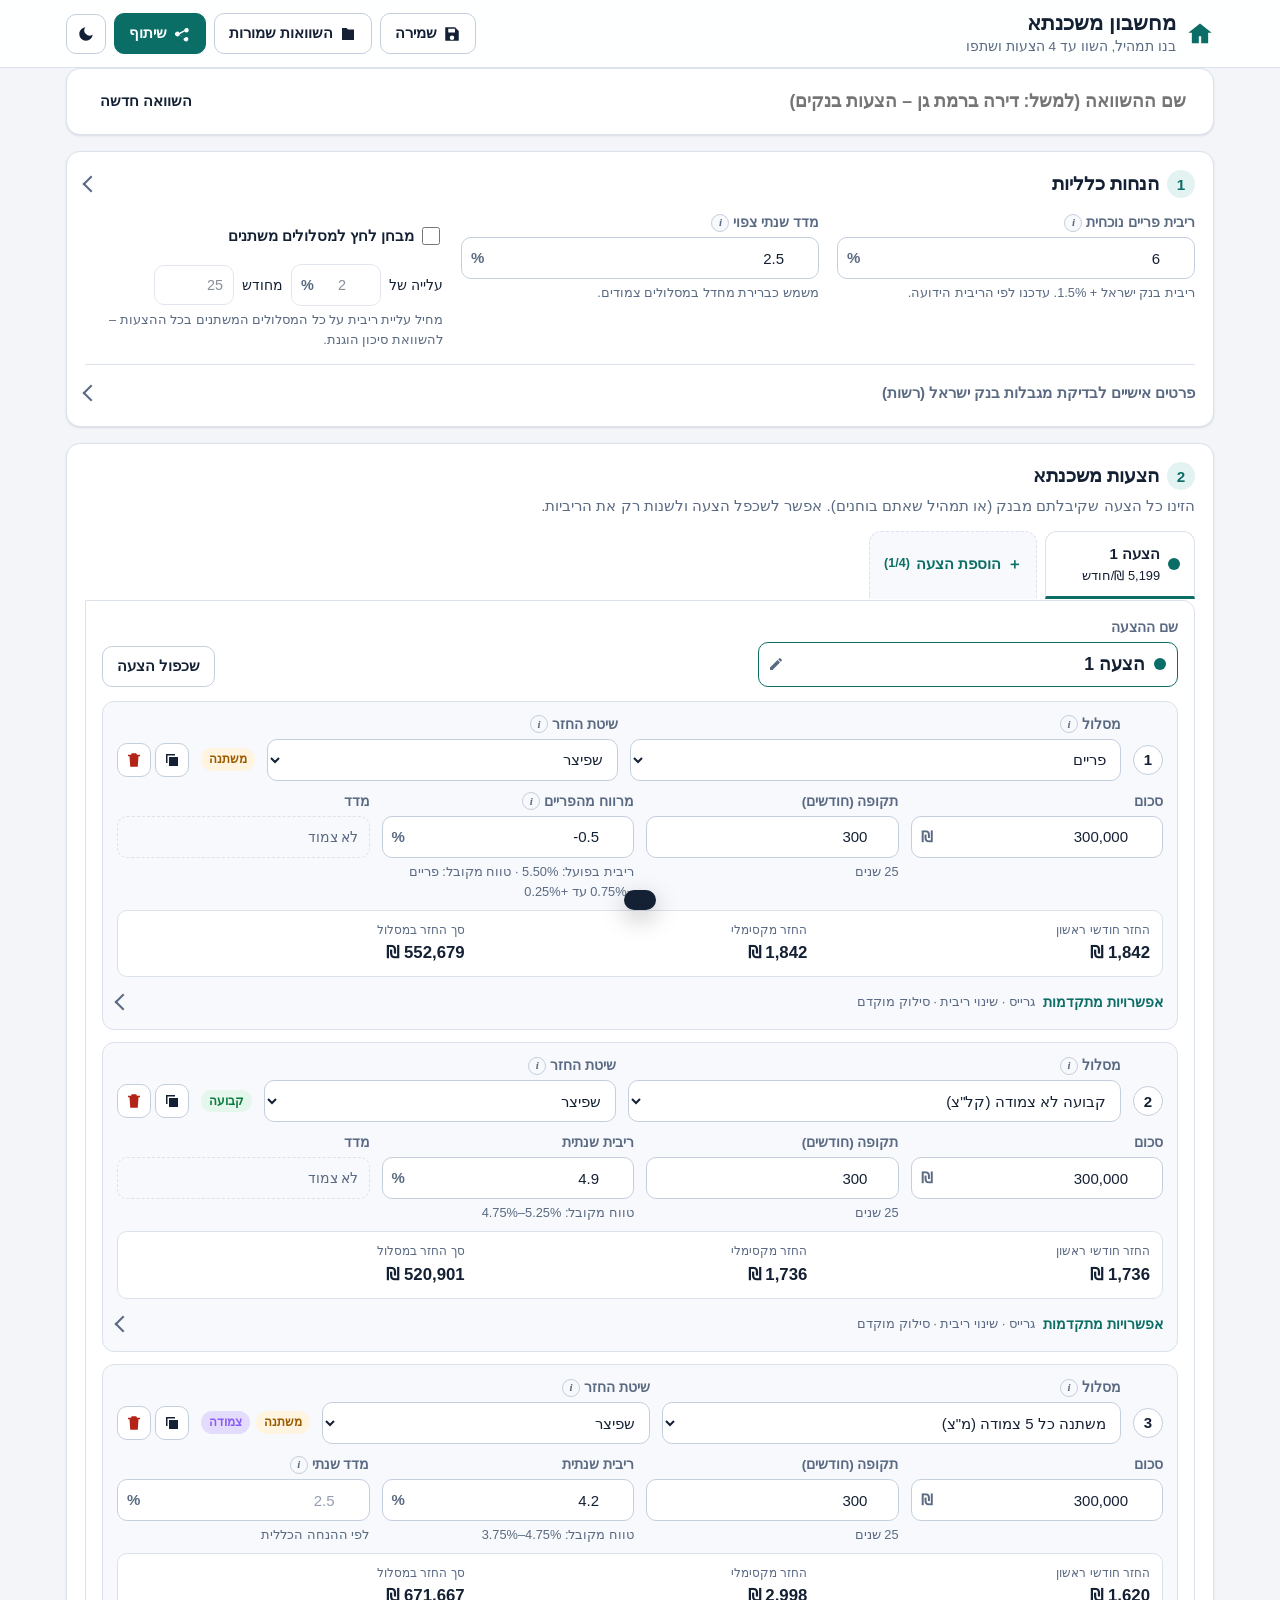
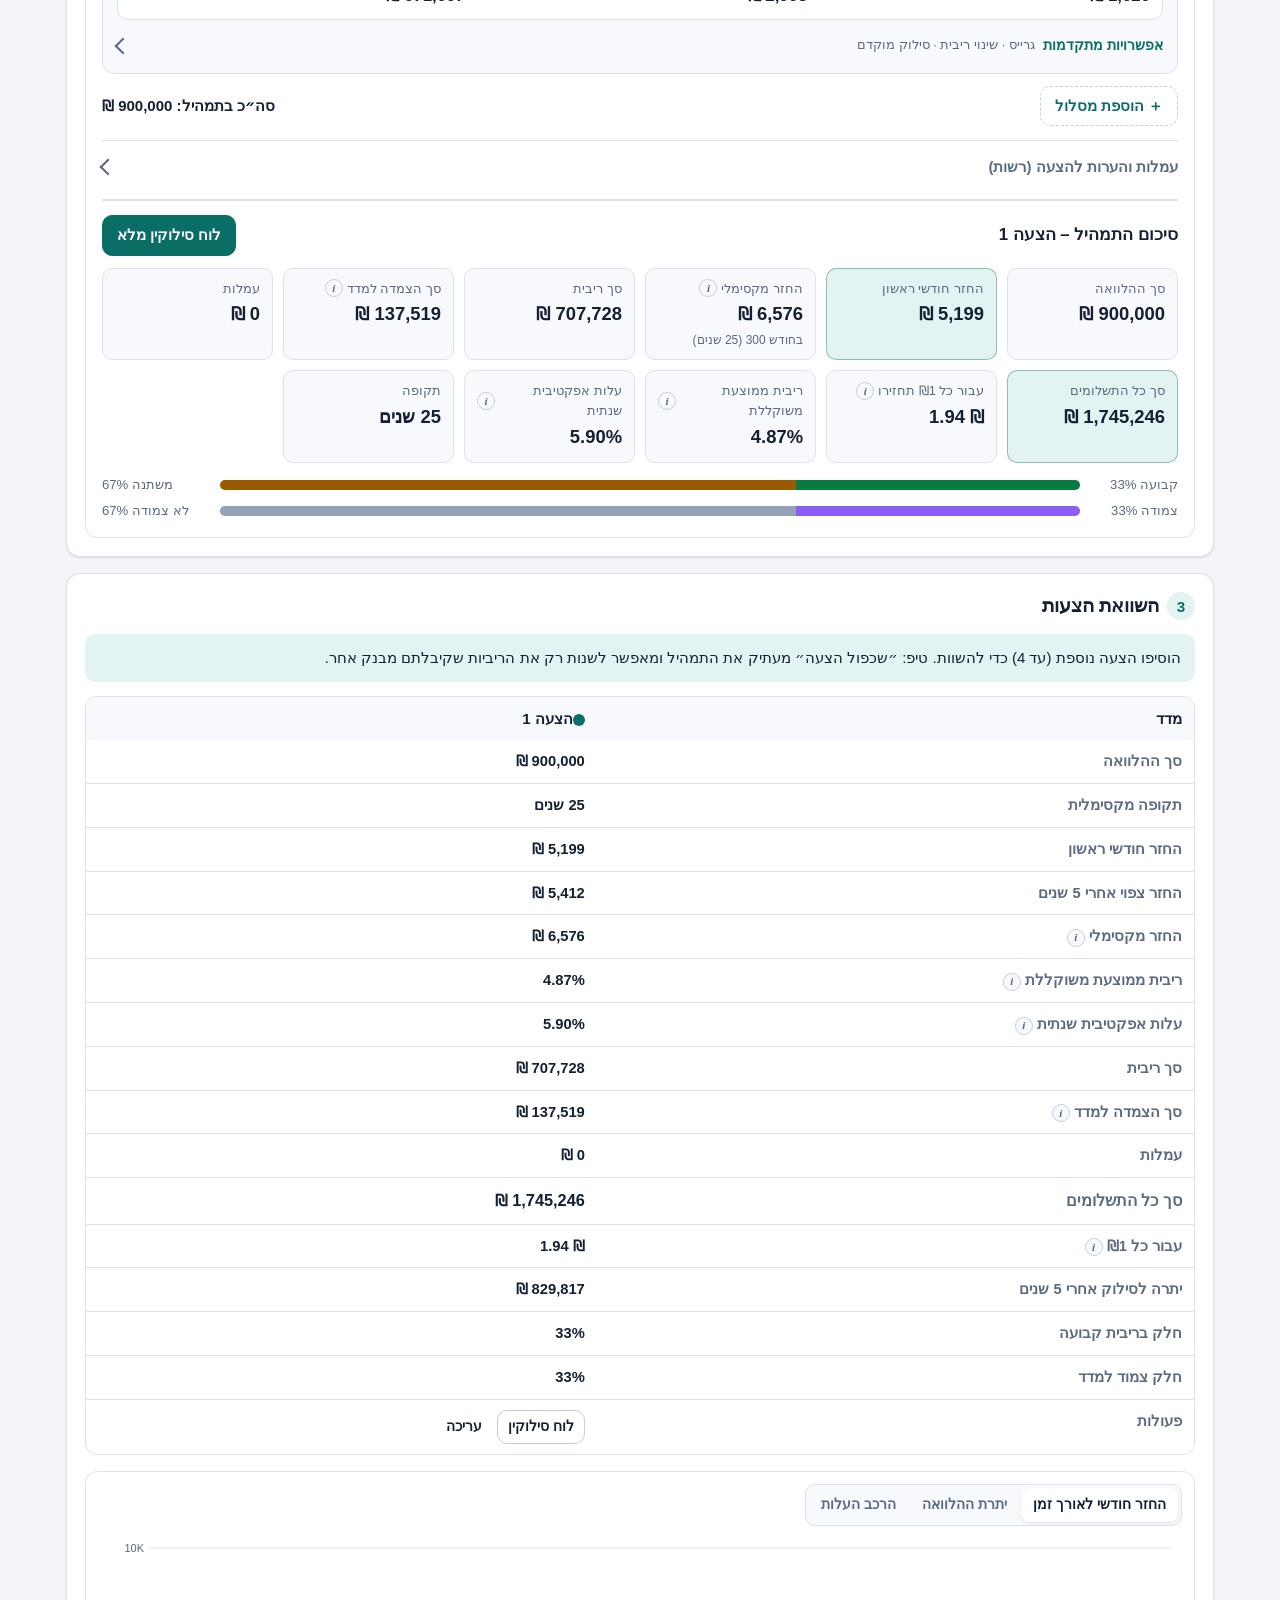
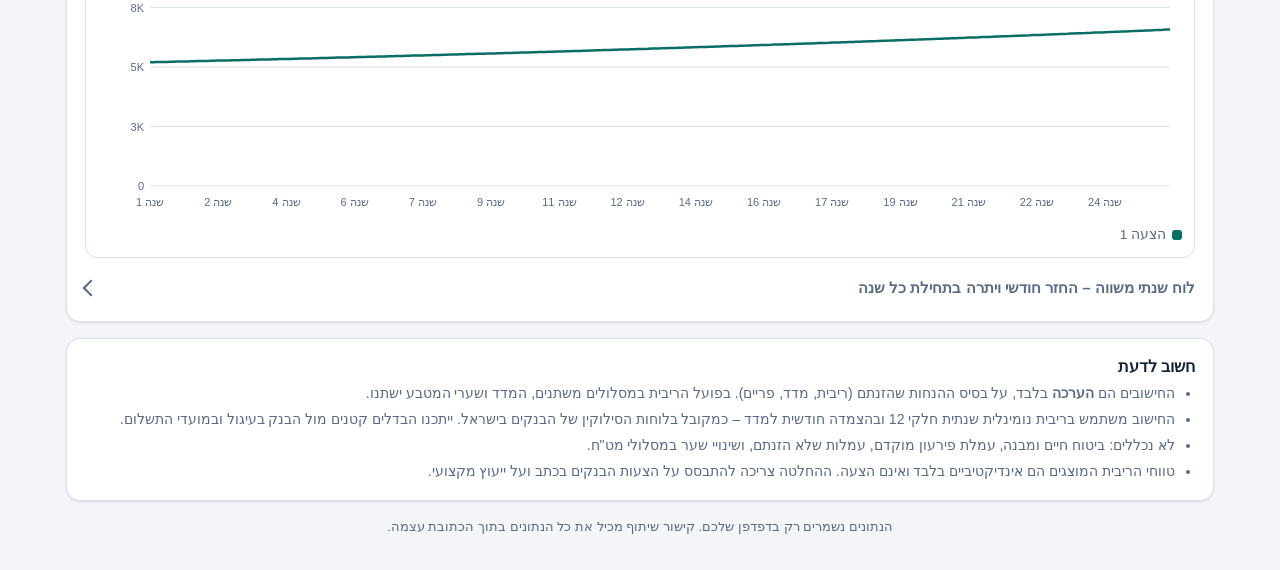
<file: index.html>
<!DOCTYPE html>
<html lang="he" dir="rtl" data-theme="light">
<head>
<meta charset="utf-8">
<meta name="viewport" content="width=device-width, initial-scale=1, viewport-fit=cover">
<title>מחשבון משכנתא – השוואת הצעות</title>
<meta name="description" content="מחשבון משכנתא מתקדם: בניית תמהיל, מסלולים צמודים ולא צמודים, פריים, גרייס, סילוק מוקדם והשוואה בין עד 4 הצעות.">
<meta name="color-scheme" content="light dark">
<script>
  // Apply theme before first paint to avoid a flash
  (function () {
    try {
      var t = localStorage.getItem('mc.theme');
      if (!t) t = matchMedia('(prefers-color-scheme: dark)').matches ? 'dark' : 'light';
      document.documentElement.setAttribute('data-theme', t);
    } catch (e) {}
  })();
</script>
<link rel="stylesheet" href="css/styles.css">
</head>
<body>
<a class="skip" href="#main">דילוג לתוכן</a>

<header class="topbar">
  <div class="topbar-inner">
    <div class="brand">
      <svg viewBox="0 0 24 24" width="28" height="28" aria-hidden="true"><path fill="currentColor" d="M12 3 2 11h3v9h6v-6h2v6h6v-9h3z"/></svg>
      <div>
        <h1>מחשבון משכנתא</h1>
        <p class="tagline">בנו תמהיל, השוו עד 4 הצעות ושתפו</p>
      </div>
    </div>
    <div class="top-actions">
      <span id="save-status" class="save-status" aria-live="polite"></span>
      <button class="btn" id="btn-save" type="button" title="שמירה במכשיר זה">
        <svg viewBox="0 0 24 24" aria-hidden="true"><path d="M5 3h11l5 5v13H3V3zm2 2v5h9V5zm5 9a3 3 0 1 0 0 6 3 3 0 0 0 0-6z"/></svg><span>שמירה</span></button>
      <button class="btn" id="btn-library" type="button" title="השוואות שמורות">
        <svg viewBox="0 0 24 24" aria-hidden="true"><path d="M4 4h6l2 2h8v14H4z"/></svg><span>השוואות שמורות</span></button>
      <button class="btn btn-primary" id="btn-share" type="button">
        <svg viewBox="0 0 24 24" aria-hidden="true"><path d="M18 16a3 3 0 0 0-2.4 1.2l-6.7-3.4a3 3 0 0 0 0-1.6l6.7-3.4A3 3 0 1 0 15 7l-6.7 3.4a3 3 0 1 0 0 3.2L15 17a3 3 0 1 0 3-1z"/></svg><span>שיתוף</span></button>
      <button class="btn btn-icon" id="btn-theme" type="button" aria-label="מעבר למצב כהה" aria-pressed="false">
        <svg class="i-moon" viewBox="0 0 24 24" aria-hidden="true"><path d="M21 12.8A9 9 0 1 1 11.2 3a7 7 0 0 0 9.8 9.8z"/></svg>
        <svg class="i-sun" viewBox="0 0 24 24" aria-hidden="true"><circle cx="12" cy="12" r="4.5"/><path d="M12 1v3M12 20v3M1 12h3M20 12h3M4.2 4.2l2.1 2.1M17.7 17.7l2.1 2.1M4.2 19.8l2.1-2.1M17.7 6.3l2.1-2.1" stroke="currentColor" stroke-width="2" fill="none"/></svg>
      </button>
    </div>
  </div>
</header>

<main id="main" class="container">
  <div id="banner" class="banner" hidden></div>

  <section class="card title-card">
    <label class="title-field">
      <span class="sr-only">שם ההשוואה</span>
      <input id="comparison-title" type="text" maxlength="80" placeholder="שם ההשוואה (למשל: דירה ברמת גן – הצעות בנקים)">
    </label>
    <div class="title-actions">
      <button class="btn btn-ghost" id="btn-new" type="button">השוואה חדשה</button>
    </div>
  </section>

  <!-- Step 1: assumptions -->
  <section class="card" aria-labelledby="assumptions-h">
    <details id="assumptions" open>
      <summary><h2 id="assumptions-h"><span class="step">1</span>הנחות כלליות</h2><span class="summary-hint" id="assumptions-hint"></span></summary>
      <div class="grid-assume">
        <div class="field">
          <label for="sc-prime">ריבית פריים נוכחית <button type="button" class="info" data-term="prime" aria-label="מה זה פריים?">i</button></label>
          <div class="input-suffix"><input id="sc-prime" data-scope="scenario" data-key="prime" inputmode="decimal" dir="ltr"><span>%</span></div>
          <small class="help">ריבית בנק ישראל + 1.5%. עדכנו לפי הריבית הידועה.</small>
        </div>
        <div class="field">
          <label for="sc-cpi">מדד שנתי צפוי <button type="button" class="info" data-term="cpi" aria-label="מה זה מדד?">i</button></label>
          <div class="input-suffix"><input id="sc-cpi" data-scope="scenario" data-key="cpi" inputmode="decimal" dir="ltr"><span>%</span></div>
          <small class="help">משמש כברירת מחדל במסלולים צמודים.</small>
        </div>
        <div class="field stress">
          <label class="check"><input type="checkbox" id="sc-stress" data-scope="scenario" data-key="stressOn"> מבחן לחץ למסלולים משתנים</label>
          <div class="stress-row">
            <span>עלייה של</span>
            <div class="input-suffix sm"><input id="sc-stress-delta" data-scope="scenario" data-key="stressDelta" inputmode="decimal" dir="ltr" aria-label="גובה עליית הריבית"><span>%</span></div>
            <span>מחודש</span>
            <input class="sm" id="sc-stress-month" data-scope="scenario" data-key="stressMonth" inputmode="numeric" dir="ltr" aria-label="חודש תחילת העלייה">
          </div>
          <small class="help">מחיל עליית ריבית על כל המסלולים המשתנים בכל ההצעות – להשוואת סיכון הוגנת.</small>
        </div>
      </div>
      <details class="sub-details" id="borrower-details">
        <summary>פרטים אישיים לבדיקת מגבלות בנק ישראל (רשות)</summary>
        <div class="grid-assume">
          <div class="field">
            <label for="b-income">הכנסה חודשית פנויה (נטו)</label>
            <div class="input-suffix"><input id="b-income" data-scope="borrower" data-key="income" inputmode="numeric" dir="ltr" data-money><span>₪</span></div>
          </div>
          <div class="field">
            <label for="b-value">שווי הנכס</label>
            <div class="input-suffix"><input id="b-value" data-scope="borrower" data-key="propertyValue" inputmode="numeric" dir="ltr" data-money><span>₪</span></div>
          </div>
          <div class="field">
            <label for="b-type">סוג הרכישה <button type="button" class="info" data-term="ltv" aria-label="מה זה שיעור מימון?">i</button></label>
            <select id="b-type" data-scope="borrower" data-key="propertyType"></select>
          </div>
        </div>
      </details>
    </details>
  </section>

  <!-- Step 2: offers -->
  <section class="card" aria-labelledby="offers-h">
    <div class="section-head">
      <h2 id="offers-h"><span class="step">2</span>הצעות משכנתא</h2>
      <p class="muted">הזינו כל הצעה שקיבלתם מבנק (או תמהיל שאתם בוחנים). אפשר לשכפל הצעה ולשנות רק את הריביות.</p>
    </div>
    <div class="offer-tabs" role="tablist" id="offer-tabs" aria-label="הצעות"></div>
    <div id="offer-panel" role="tabpanel"></div>
  </section>

  <!-- Step 3: comparison -->
  <section class="card" aria-labelledby="compare-h" id="compare-section">
    <div class="section-head">
      <h2 id="compare-h"><span class="step">3</span>השוואת הצעות</h2>
    </div>
    <div id="compare"></div>
  </section>

  <section class="card disclaimer">
    <h2>חשוב לדעת</h2>
    <ul>
      <li>החישובים הם <strong>הערכה</strong> בלבד, על בסיס ההנחות שהזנתם (ריבית, מדד, פריים). בפועל הריבית במסלולים משתנים, המדד ושערי המטבע ישתנו.</li>
      <li>החישוב משתמש בריבית נומינלית שנתית חלקי 12 ובהצמדה חודשית למדד – כמקובל בלוחות הסילוקין של הבנקים בישראל. ייתכנו הבדלים קטנים מול הבנק בעיגול ובמועדי התשלום.</li>
      <li>לא נכללים: ביטוח חיים ומבנה, עמלת פירעון מוקדם, עמלות שלא הזנתם, ושינויי שער במסלולי מט"ח.</li>
      <li>טווחי הריבית המוצגים הם אינדיקטיביים בלבד ואינם הצעה. ההחלטה צריכה להתבסס על הצעות הבנקים בכתב ועל ייעוץ מקצועי.</li>
    </ul>
  </section>
</main>

<footer class="footer container">
  <span>הנתונים נשמרים רק בדפדפן שלכם. קישור שיתוף מכיל את כל הנתונים בתוך הכתובת עצמה.</span>
</footer>

<!-- Amortization dialog -->
<dialog id="schedule-dialog" aria-labelledby="schedule-title">
  <div class="dialog-head">
    <h2 id="schedule-title">לוח סילוקין</h2>
    <button class="btn btn-icon" type="button" data-close aria-label="סגירה">✕</button>
  </div>
  <div class="dialog-tools">
    <div class="seg" role="group" aria-label="תצוגה">
      <button type="button" data-view="yearly" aria-pressed="true">שנתי</button>
      <button type="button" data-view="monthly" aria-pressed="false">חודשי</button>
    </div>
    <label class="inline">מסלול:
      <select id="schedule-track"></select>
    </label>
    <span class="spacer"></span>
    <button class="btn" type="button" id="btn-csv">ייצוא ל-Excel (CSV)</button>
    <button class="btn" type="button" id="btn-print">הדפסה</button>
  </div>
  <div id="schedule-summary" class="schedule-summary"></div>
  <div class="table-wrap" id="schedule-table"></div>
</dialog>

<!-- Library dialog -->
<dialog id="library-dialog" aria-labelledby="library-title">
  <div class="dialog-head">
    <h2 id="library-title">השוואות שמורות</h2>
    <button class="btn btn-icon" type="button" data-close aria-label="סגירה">✕</button>
  </div>
  <div id="library-list"></div>
</dialog>

<!-- Share dialog -->
<dialog id="share-dialog" aria-labelledby="share-title">
  <div class="dialog-head">
    <h2 id="share-title">שיתוף ההשוואה</h2>
    <button class="btn btn-icon" type="button" data-close aria-label="סגירה">✕</button>
  </div>
  <p class="muted">כל מי שיפתח את הקישור יראה את כל ההצעות, ההנחות והחישובים בדיוק כפי שהם עכשיו, ויוכל לערוך ולשמור עותק משלו.</p>
  <div class="share-row">
    <input id="share-url" type="text" readonly dir="ltr" aria-label="קישור לשיתוף">
    <button class="btn btn-primary" type="button" id="btn-copy">העתקה</button>
  </div>
  <div class="share-row">
    <a class="btn" id="share-whatsapp" target="_blank" rel="noopener">שליחה בוואטסאפ</a>
    <a class="btn" id="share-email">שליחה במייל</a>
    <button class="btn" type="button" id="btn-native-share" hidden>שיתוף…</button>
  </div>
</dialog>

<!-- Glossary popover -->
<div id="popover" class="popover" role="tooltip" hidden></div>
<div id="toast" class="toast" role="status" aria-live="polite"></div>

<script src="js/data.js"></script>
<script src="js/engine.js"></script>
<script src="js/share.js"></script>
<script src="js/charts.js"></script>
<script src="js/app.js"></script>
</body>
</html>
</file>
<file: css/styles.css>
/* ===== Theme tokens ===== */
:root {
  --bg: #f3f5f9;
  --surface: #ffffff;
  --surface-2: #f7f9fc;
  --ink: #142033;
  --muted: #5a6a82;
  --line: #dbe2ec;
  --line-strong: #c4cfde;
  --accent: #0b6e66;
  --accent-ink: #ffffff;
  --accent-soft: #e3f3f1;
  --focus: #2563eb;
  --danger: #b42318;
  --danger-soft: #fdecea;
  --warn: #9a5b00;
  --warn-soft: #fff4e0;
  --good: #0b7a3e;
  --good-soft: #e5f6ec;
  --c1: #0b6e66;
  --c2: #c2410c;
  --c3: #4f46e5;
  --c4: #be185d;
  --p-principal: #94a3b8;
  --p-interest: #f59e0b;
  --p-index: #8b5cf6;
  --p-fees: #ef4444;
  --shadow: 0 1px 2px rgba(16, 24, 40, .05), 0 1px 3px rgba(16, 24, 40, .06);
  --radius: 14px;
  color-scheme: light;
}
[data-theme="dark"] {
  --bg: #0d1420;
  --surface: #151f2e;
  --surface-2: #1b2738;
  --ink: #e6ecf5;
  --muted: #9aabc4;
  --line: #2a3a52;
  --line-strong: #3a4d69;
  --accent: #2dd4bf;
  --accent-ink: #062a26;
  --accent-soft: #123532;
  --focus: #7aa2ff;
  --danger: #ff8a80;
  --danger-soft: #3a1d1d;
  --warn: #fbbf24;
  --warn-soft: #3a2e12;
  --good: #4ade80;
  --good-soft: #14321f;
  --c1: #2dd4bf;
  --c2: #fb923c;
  --c3: #a5b4fc;
  --c4: #f472b6;
  --p-principal: #64748b;
  --p-interest: #fbbf24;
  --p-index: #a78bfa;
  --p-fees: #f87171;
  --shadow: 0 1px 2px rgba(0, 0, 0, .4);
  color-scheme: dark;
}

/* ===== Base ===== */
* { box-sizing: border-box; }
html { -webkit-text-size-adjust: 100%; }
body {
  margin: 0;
  background: var(--bg);
  color: var(--ink);
  font: 400 15px/1.55 "Assistant", "Heebo", "Rubik", "Segoe UI", "Arial Hebrew", Arial, sans-serif;
  transition: background-color .2s, color .2s;
}
h1, h2, h3 { margin: 0; line-height: 1.25; }
h2 { font-size: 1.2rem; display: flex; align-items: center; gap: .5rem; }
h3 { font-size: 1.05rem; }
button, input, select { font: inherit; color: inherit; }
a { color: var(--accent); }
.container { max-width: 1180px; margin: 0 auto; padding: 0 16px; }
.sr-only { position: absolute !important; width: 1px; height: 1px; overflow: hidden; clip: rect(0 0 0 0); white-space: nowrap; }
.skip { position: absolute; inset-inline-start: 8px; top: -60px; background: var(--accent); color: var(--accent-ink); padding: 8px 12px; border-radius: 8px; z-index: 100; }
.skip:focus { top: 8px; }
.muted { color: var(--muted); margin: .25rem 0 0; }
.small { font-size: .875rem; }
.num { font-variant-numeric: tabular-nums; white-space: nowrap; }
:focus-visible { outline: 3px solid var(--focus); outline-offset: 2px; border-radius: 6px; }

/* ===== Top bar ===== */
.topbar { position: sticky; top: 0; z-index: 20; background: color-mix(in srgb, var(--surface) 92%, transparent); backdrop-filter: blur(8px); border-bottom: 1px solid var(--line); }
.topbar-inner { max-width: 1180px; margin: 0 auto; padding: 10px 16px; display: flex; align-items: center; justify-content: space-between; gap: 12px; flex-wrap: wrap; }
.brand { display: flex; align-items: center; gap: 10px; color: var(--accent); }
.brand h1 { font-size: 1.3rem; color: var(--ink); }
.tagline { margin: 0; font-size: .85rem; color: var(--muted); }
.top-actions { display: flex; align-items: center; gap: 8px; flex-wrap: wrap; }
.save-status { font-size: .85rem; color: var(--muted); }

/* ===== Buttons ===== */
.btn {
  display: inline-flex; align-items: center; justify-content: center; gap: 6px;
  min-height: 40px; padding: 8px 14px; border-radius: 10px;
  border: 1px solid var(--line-strong); background: var(--surface); color: var(--ink);
  cursor: pointer; text-decoration: none; font-weight: 600; font-size: .92rem; white-space: nowrap;
  transition: background-color .15s, border-color .15s;
}
.btn:hover { background: var(--surface-2); border-color: var(--muted); }
.btn svg { width: 18px; height: 18px; fill: currentColor; }
.btn-primary { background: var(--accent); color: var(--accent-ink); border-color: var(--accent); }
.btn-primary:hover { background: color-mix(in srgb, var(--accent) 85%, #000); border-color: transparent; }
.btn-ghost { background: transparent; border-color: transparent; }
.btn-icon { min-width: 40px; padding: 8px; }
.btn.sm { min-height: 34px; padding: 5px 10px; font-size: .85rem; }
.btn-icon.sm { min-width: 34px; padding: 6px; }
.btn.danger { color: var(--danger); }
.btn.danger:hover { background: var(--danger-soft); }
.btn-add { border-style: dashed; color: var(--accent); }
.btn:disabled { opacity: .5; cursor: not-allowed; }
.link { background: none; border: 0; color: var(--accent); text-decoration: underline; cursor: pointer; font-weight: 700; padding: 0 4px; }
#btn-theme .i-sun { display: none; }
[data-theme="dark"] #btn-theme .i-sun { display: block; fill: currentColor; }
[data-theme="dark"] #btn-theme .i-moon { display: none; }

/* ===== Cards & sections ===== */
main { padding-top: 16px; padding-bottom: 24px; }
.card { background: var(--surface); border: 1px solid var(--line); border-radius: var(--radius); padding: 18px; margin-bottom: 16px; box-shadow: var(--shadow); }
.section-head { margin-bottom: 14px; }
.step { display: inline-grid; place-items: center; width: 28px; height: 28px; border-radius: 50%; background: var(--accent-soft); color: var(--accent); font-size: .95rem; font-weight: 800; flex: none; }
.title-card { display: flex; gap: 12px; align-items: center; padding: 12px 18px; }
.title-field { flex: 1; }
.title-field input { width: 100%; border: 1px solid transparent; background: transparent; font-size: 1.1rem; font-weight: 700; padding: 6px 8px; border-radius: 8px; }
.title-field input:hover, .title-field input:focus { border-color: var(--line-strong); background: var(--surface-2); }

details > summary { cursor: pointer; list-style: none; }
details > summary::-webkit-details-marker { display: none; }
#assumptions > summary { display: flex; align-items: center; justify-content: space-between; gap: 12px; flex-wrap: wrap; }
#assumptions > summary::after, .adv > summary::after, .fees > summary::after, .sub-details > summary::after, .yearly > summary::after {
  content: ""; width: 10px; height: 10px; border-inline-end: 2px solid var(--muted); border-bottom: 2px solid var(--muted); transform: rotate(45deg); transition: transform .2s; margin-inline-start: auto; flex: none;
}
details[open] > summary::after { transform: rotate(-135deg); }
.summary-hint { color: var(--muted); font-size: .9rem; }
details[open] > summary .summary-hint { display: none; }
.sub-details { margin-top: 14px; border-top: 1px solid var(--line); padding-top: 12px; }
.sub-details > summary, .fees > summary, .yearly > summary { display: flex; align-items: center; gap: 8px; font-weight: 600; color: var(--muted); padding: 4px 0; }

/* ===== Form fields ===== */
.grid-assume { display: grid; grid-template-columns: repeat(auto-fit, minmax(220px, 1fr)); gap: 14px 18px; margin-top: 14px; }
.field { display: flex; flex-direction: column; gap: 4px; min-width: 0; }
.field.wide { grid-column: 1 / -1; }
.field label, .label-like { font-size: .85rem; font-weight: 600; color: var(--muted); display: flex; align-items: center; gap: 4px; }
.field input, .field select, input.sm {
  width: 100%; min-height: 42px; padding: 8px 10px; border: 1px solid var(--line-strong); border-radius: 10px; background: var(--surface); color: var(--ink);
  transition: border-color .15s, box-shadow .15s;
}
.field input:hover, .field select:hover { border-color: var(--muted); }
.field input:focus, .field select:focus, input.sm:focus { outline: none; border-color: var(--focus); box-shadow: 0 0 0 3px color-mix(in srgb, var(--focus) 25%, transparent); }
.field input[dir="ltr"] { text-align: right; }
.field input::placeholder { color: color-mix(in srgb, var(--muted) 65%, transparent); }
.field input[aria-invalid="true"] { border-color: var(--danger); background: var(--danger-soft); }
.field input.soft { border-color: var(--warn); }
.input-suffix { position: relative; display: flex; }
.input-suffix input { padding-inline-end: 34px; }
.input-suffix > span { position: absolute; inset-inline-end: 10px; top: 50%; transform: translateY(-50%); color: var(--muted); pointer-events: none; font-weight: 600; }
.input-suffix.sm { width: 90px; }
input.sm { width: 80px; min-height: 38px; }
.help { color: var(--muted); font-size: .8rem; min-height: 1em; }
.err { color: var(--danger); font-size: .8rem; font-weight: 600; }
.err:empty { display: none; }
.err.soft { color: var(--warn); font-weight: 500; }
.warn-text { color: var(--warn); }
.check { display: flex !important; align-items: center; gap: 8px; color: var(--ink) !important; font-size: .92rem !important; cursor: pointer; }
.check input { width: 18px; height: 18px; accent-color: var(--accent); }
.stress-row { display: flex; align-items: center; gap: 8px; flex-wrap: wrap; font-size: .9rem; }
.stress-row input:disabled { opacity: .5; }
.info {
  display: inline-grid; place-items: center; width: 18px; height: 18px; border-radius: 50%; padding: 0;
  border: 1px solid var(--line-strong); background: var(--surface-2); color: var(--muted);
  font: italic 700 11px/1 Georgia, serif; cursor: help; flex: none;
}
.info:hover { background: var(--accent-soft); color: var(--accent); border-color: var(--accent); }
.na { min-height: 42px; display: flex; align-items: center; color: var(--muted); font-size: .9rem; }
.inline { display: inline-flex; align-items: center; gap: 6px; font-size: .9rem; }
.inline select { min-height: 36px; border-radius: 8px; border: 1px solid var(--line-strong); background: var(--surface); padding: 4px 8px; }

/* ===== Offer tabs ===== */
.offer-tabs { display: flex; gap: 8px; overflow-x: auto; padding-bottom: 2px; margin-bottom: -1px; scrollbar-width: thin; }
.offer-tab {
  --c: var(--c1);
  display: grid; grid-template-columns: auto 1fr; grid-template-rows: auto auto; column-gap: 8px; align-items: center; text-align: start;
  min-width: 150px; padding: 10px 14px; border: 1px solid var(--line); border-bottom: 3px solid transparent; border-radius: 12px 12px 0 0;
  background: var(--surface-2); cursor: pointer; color: var(--muted);
}
.offer-tab .dot { grid-row: 1 / 3; }
.offer-tab .tab-name { font-weight: 700; color: var(--ink); white-space: nowrap; overflow: hidden; text-overflow: ellipsis; max-width: 180px; }
.offer-tab .tab-sub { font-size: .8rem; }
.offer-tab[aria-selected="true"] { background: var(--surface); border-color: var(--line); border-bottom-color: var(--c); color: var(--ink); }
.offer-tab.add { display: flex; align-items: center; gap: 6px; border-style: dashed; color: var(--accent); font-weight: 700; min-width: auto; }
.c1 { --c: var(--c1); } .c2 { --c: var(--c2); } .c3 { --c: var(--c3); } .c4 { --c: var(--c4); }
.dot { display: inline-block; width: 12px; height: 12px; border-radius: 50%; background: var(--c, var(--c1)); flex: none; vertical-align: middle; }
#offer-panel { border: 1px solid var(--line); border-radius: 0 12px 12px 12px; padding: 16px; background: var(--surface); }

.offer-head { display: flex; align-items: flex-end; justify-content: space-between; gap: 12px; flex-wrap: wrap; margin-bottom: 14px; }
.offer-name-field { flex: 1; max-width: 420px; }
.name-wrap { position: relative; display: flex; align-items: center; }
.name-wrap .dot { position: absolute; inset-inline-start: 12px; }
.name-wrap input { padding-inline-start: 32px !important; padding-inline-end: 34px !important; font-size: 1.1rem; font-weight: 700; border-color: var(--c) !important; }
.name-wrap .pencil { position: absolute; inset-inline-end: 10px; width: 16px; height: 16px; fill: var(--muted); pointer-events: none; }
.offer-actions { display: flex; gap: 8px; flex-wrap: wrap; }

/* ===== Tracks ===== */
.tracks { display: flex; flex-direction: column; gap: 12px; }
.track { border: 1px solid var(--line); border-radius: 12px; padding: 12px 14px; background: var(--surface-2); }
.track.invalid { border-style: dashed; }
.track-head { display: grid; grid-template-columns: auto minmax(180px, 1.4fr) minmax(130px, 1fr) auto auto; gap: 10px 12px; align-items: end; }
.track-num { width: 30px; height: 30px; display: grid; place-items: center; border-radius: 50%; background: var(--surface); border: 1px solid var(--line-strong); font-weight: 800; margin-bottom: 6px; }
.track-tags { display: flex; gap: 6px; margin-bottom: 10px; }
.tag { font-size: .75rem; font-weight: 700; padding: 2px 8px; border-radius: 99px; }
.tag.fixed { background: var(--good-soft); color: var(--good); }
.tag.var { background: var(--warn-soft); color: var(--warn); }
.tag.linked { background: color-mix(in srgb, var(--p-index) 18%, transparent); color: var(--p-index); }
.track-actions { display: flex; gap: 4px; margin-bottom: 4px; }
.track-grid { display: grid; grid-template-columns: repeat(4, minmax(0, 1fr)); gap: 10px 12px; margin-top: 10px; }
.muted-field .na { border: 1px dashed var(--line); border-radius: 10px; padding: 0 10px; }
.track-result { display: grid; grid-template-columns: repeat(3, 1fr); gap: 8px; margin-top: 8px; padding: 10px 12px; background: var(--surface); border: 1px solid var(--line); border-radius: 10px; }
.track-result div { display: flex; flex-direction: column; }
.track-result span { font-size: .78rem; color: var(--muted); }
.track-result strong { font-size: 1.05rem; }
.adv { margin-top: 10px; }
.adv > summary { display: flex; align-items: center; gap: 8px; font-weight: 600; font-size: .9rem; color: var(--accent); padding: 4px 0; }
.adv-count { color: var(--muted); font-weight: 400; font-size: .82rem; }
.adv-grid { display: grid; grid-template-columns: repeat(3, minmax(0, 1fr)); gap: 12px; margin-top: 8px; }
.adv-grid fieldset { border: 1px solid var(--line); border-radius: 10px; padding: 8px 12px 10px; margin: 0; display: flex; flex-direction: column; gap: 8px; background: var(--surface); min-width: 0; }
.adv-grid legend { font-weight: 700; font-size: .9rem; padding: 0 6px; display: flex; align-items: center; gap: 4px; }
.tracks-foot { display: flex; align-items: center; justify-content: space-between; gap: 12px; margin-top: 12px; flex-wrap: wrap; }
.mix-total { font-weight: 700; }
.fees { margin-top: 14px; border-top: 1px solid var(--line); padding-top: 10px; }

/* ===== Summary ===== */
.offer-summary { margin-top: 16px; border-top: 2px solid var(--c, var(--line)); padding-top: 14px; }
.summary-head { display: flex; align-items: center; justify-content: space-between; gap: 12px; flex-wrap: wrap; margin-bottom: 12px; }
.summary-grid { display: grid; grid-template-columns: repeat(auto-fill, minmax(165px, 1fr)); gap: 10px; }
.sum-item { background: var(--surface-2); border: 1px solid var(--line); border-radius: 10px; padding: 10px 12px; display: flex; flex-direction: column; gap: 2px; }
.sum-item.strong { background: var(--accent-soft); border-color: color-mix(in srgb, var(--accent) 40%, transparent); }
.sum-label { font-size: .8rem; color: var(--muted); display: flex; align-items: center; gap: 4px; }
.sum-val { font-size: 1.15rem; font-weight: 800; }
.sum-sub { font-size: .75rem; color: var(--muted); }
.composition { margin-top: 12px; display: flex; flex-direction: column; gap: 6px; font-size: .82rem; color: var(--muted); }
.comp-row { display: grid; grid-template-columns: 90px 1fr 110px; gap: 8px; align-items: center; }
.comp-row span:last-child { text-align: end; }
.comp-bar { display: flex; height: 10px; border-radius: 99px; overflow: hidden; background: var(--line); }
.cf { background: var(--good); } .cv { background: var(--warn); } .cl { background: var(--p-index); } .cu { background: var(--p-principal); }
.warnings, .notes { margin: 12px 0 0; padding: 0; list-style: none; display: flex; flex-direction: column; gap: 6px; }
.warnings li { background: var(--warn-soft); color: var(--ink); border-inline-start: 4px solid var(--warn); padding: 8px 12px; border-radius: 8px; font-size: .9rem; }
.notes li { background: var(--surface-2); border-inline-start: 4px solid var(--line-strong); padding: 8px 12px; border-radius: 8px; font-size: .88rem; color: var(--muted); }
.empty { color: var(--muted); text-align: center; padding: 18px; background: var(--surface-2); border-radius: 10px; margin: 0; }
.callout { background: var(--accent-soft); border-radius: 10px; padding: 12px 14px; margin-bottom: 14px; }

/* ===== Comparison ===== */
.insights { display: grid; grid-template-columns: repeat(auto-fit, minmax(220px, 1fr)); gap: 10px; margin-bottom: 4px; }
.insight { border: 1px solid var(--line); border-top: 4px solid var(--c); border-radius: 12px; padding: 12px 14px; display: flex; flex-direction: column; gap: 4px; background: var(--surface-2); }
.ins-title { font-size: .8rem; color: var(--muted); font-weight: 600; }
.insight strong { font-size: 1.1rem; display: flex; align-items: center; gap: 6px; }
.ins-sub { font-size: .85rem; color: var(--good); font-weight: 600; }
.table-wrap { overflow-x: auto; border: 1px solid var(--line); border-radius: 12px; margin-top: 14px; -webkit-overflow-scrolling: touch; }
.compare-table, .data-table { width: 100%; border-collapse: collapse; font-size: .92rem; }
.compare-table th, .compare-table td, .data-table th, .data-table td { padding: 10px 12px; border-bottom: 1px solid var(--line); text-align: start; vertical-align: top; }
.compare-table thead th { position: sticky; top: 0; background: var(--surface-2); font-size: .95rem; border-bottom: 2px solid var(--c, var(--line)); white-space: nowrap; }
.compare-table tbody th { font-weight: 600; color: var(--muted); white-space: nowrap; position: sticky; inset-inline-start: 0; background: var(--surface); z-index: 1; }
.compare-table thead th:first-child { inset-inline-start: 0; z-index: 2; position: sticky; }
.compare-table td { min-width: 150px; font-weight: 600; }
.compare-table tr:last-child th, .compare-table tr:last-child td { border-bottom: 0; }
.compare-table td.best { background: var(--good-soft); }
.compare-table .key-row th, .compare-table .key-row td { font-size: 1.02rem; }
.compare-table .key-row td { font-weight: 800; }
.badge { display: inline-block; margin-inline-start: 6px; font-size: .7rem; font-weight: 700; color: var(--good); border: 1px solid currentColor; padding: 0 6px; border-radius: 99px; vertical-align: middle; }
.diff { display: block; color: var(--muted); font-weight: 500; font-size: .78rem; }
.chart-card { margin-top: 16px; border: 1px solid var(--line); border-radius: 12px; padding: 12px; }
.seg { display: inline-flex; background: var(--surface-2); border: 1px solid var(--line); border-radius: 10px; padding: 3px; gap: 2px; flex-wrap: wrap; }
.seg button { border: 0; background: transparent; padding: 6px 12px; border-radius: 8px; cursor: pointer; font-weight: 600; font-size: .88rem; color: var(--muted); min-height: 34px; }
.seg button[aria-selected="true"], .seg button[aria-pressed="true"] { background: var(--surface); color: var(--ink); box-shadow: var(--shadow); }
.chart { margin-top: 10px; min-height: 120px; }
.chart svg { display: block; overflow: visible; }
.chart .axis text { fill: var(--muted); font-size: 11px; font-family: inherit; }
.chart .grid { stroke: var(--line); stroke-width: 1; }
.chart .cross { stroke: var(--muted); stroke-dasharray: 3 3; }
.chart-tip { position: absolute; pointer-events: none; background: var(--surface); border: 1px solid var(--line-strong); border-radius: 8px; padding: 8px 10px; font-size: .82rem; box-shadow: 0 6px 20px rgba(0, 0, 0, .15); white-space: nowrap; z-index: 3; }
.chart-tip .tip-h { font-weight: 700; margin-bottom: 4px; }
.chart-tip i, .legend i { display: inline-block; width: 10px; height: 10px; border-radius: 3px; margin-inline-end: 6px; vertical-align: middle; }
.legend { display: flex; flex-wrap: wrap; gap: 14px; font-size: .85rem; color: var(--muted); margin-top: 8px; }
.stack-chart { display: flex; flex-direction: column; gap: 10px; }
.stack-row { display: grid; grid-template-columns: minmax(90px, 160px) 1fr auto; gap: 10px; align-items: center; }
.stack-name { font-weight: 600; display: flex; align-items: center; gap: 6px; overflow: hidden; text-overflow: ellipsis; white-space: nowrap; }
.stack-name i { width: 10px; height: 10px; border-radius: 50%; flex: none; }
.stack-bar { display: flex; height: 22px; border-radius: 6px; overflow: hidden; background: var(--surface-2); }
.stack-total { font-weight: 700; font-variant-numeric: tabular-nums; }
.seg.p-principal, .seg.p-interest, .seg.p-index, .seg.p-fees { display: block; }
.p-principal { background: var(--p-principal); } .p-interest { background: var(--p-interest); } .p-index { background: var(--p-index); } .p-fees { background: var(--p-fees); }
.legend i.seg { padding: 0; border: 0; }
.yearly { margin-top: 14px; }
.data-table thead th { background: var(--surface-2); position: sticky; top: 0; white-space: nowrap; font-size: .82rem; color: var(--muted); }
.data-table tbody th { font-weight: 700; }
.data-table td { font-variant-numeric: tabular-nums; white-space: nowrap; }
.data-table tbody tr:nth-child(even) { background: color-mix(in srgb, var(--surface-2) 60%, transparent); }
.yearly .table-wrap { max-height: 420px; }

/* ===== Banner / toast / popover ===== */
.banner { display: flex; align-items: center; justify-content: space-between; gap: 12px; flex-wrap: wrap; background: var(--accent-soft); border: 1px solid color-mix(in srgb, var(--accent) 40%, transparent); border-radius: 12px; padding: 10px 14px; margin-bottom: 16px; }
.banner[hidden] { display: none; }
.banner-actions { display: flex; gap: 6px; }
.toast { position: fixed; bottom: 20px; left: 50%; transform: translate(-50%, 150%); background: var(--ink); color: var(--bg); padding: 10px 16px; border-radius: 10px; font-weight: 600; z-index: 60; transition: transform .25s; max-width: calc(100% - 32px); box-shadow: 0 8px 24px rgba(0, 0, 0, .25); }
.toast.show { transform: translate(-50%, 0); }
.toast .link { color: var(--bg); }
.popover { position: absolute; z-index: 70; background: var(--surface); color: var(--ink); border: 1px solid var(--line-strong); border-radius: 10px; padding: 10px 12px; font-size: .88rem; line-height: 1.5; box-shadow: 0 10px 30px rgba(0, 0, 0, .18); white-space: pre-line; }

/* ===== Dialogs ===== */
dialog { border: 1px solid var(--line); border-radius: 16px; padding: 0; background: var(--surface); color: var(--ink); width: min(1100px, calc(100% - 24px)); max-height: calc(100vh - 32px); box-shadow: 0 20px 60px rgba(0, 0, 0, .3); }
dialog::backdrop { background: rgba(8, 12, 20, .55); }
#library-dialog, #share-dialog { width: min(620px, calc(100% - 24px)); }
#share-dialog, #library-dialog { padding-bottom: 16px; }
#share-dialog > p, #library-list { padding: 0 18px; }
.dialog-head { display: flex; align-items: center; justify-content: space-between; padding: 14px 18px; border-bottom: 1px solid var(--line); position: sticky; top: 0; background: var(--surface); z-index: 2; }
.dialog-tools { display: flex; align-items: center; gap: 10px; flex-wrap: wrap; padding: 12px 18px; }
.spacer { flex: 1; }
.schedule-summary { display: grid; grid-template-columns: repeat(auto-fit, minmax(140px, 1fr)); gap: 8px; padding: 0 18px; }
.schedule-summary div { background: var(--surface-2); border-radius: 8px; padding: 8px 10px; display: flex; flex-direction: column; }
.schedule-summary span { font-size: .78rem; color: var(--muted); }
#schedule-table { margin: 12px 18px 18px; max-height: 55vh; }
.share-row { display: flex; gap: 8px; padding: 10px 18px 0; flex-wrap: wrap; }
.share-row input { flex: 1; min-width: 200px; min-height: 40px; border: 1px solid var(--line-strong); border-radius: 10px; padding: 6px 10px; background: var(--surface-2); font-size: .85rem; }
.lib { list-style: none; padding: 0; margin: 12px 0 0; display: flex; flex-direction: column; gap: 8px; }
.lib li { display: flex; align-items: center; justify-content: space-between; gap: 10px; border: 1px solid var(--line); border-radius: 10px; padding: 10px 12px; flex-wrap: wrap; }
.lib li.current { border-color: var(--accent); background: var(--accent-soft); }
.lib-info { display: flex; flex-direction: column; min-width: 0; }
.lib-info small { color: var(--muted); }
.lib-actions { display: flex; gap: 6px; }

/* ===== Disclaimer / footer ===== */
.disclaimer h2 { font-size: 1rem; margin-bottom: 6px; }
.disclaimer ul { margin: 0; padding-inline-start: 20px; color: var(--muted); font-size: .88rem; display: flex; flex-direction: column; gap: 4px; }
.footer { color: var(--muted); font-size: .82rem; text-align: center; padding-bottom: 32px; }

/* ===== Responsive ===== */
@media (max-width: 900px) {
  .track-head { grid-template-columns: auto 1fr 1fr; }
  .track-tags { grid-column: 2; margin-bottom: 0; }
  .track-actions { grid-column: 3; justify-self: end; }
  .track-grid { grid-template-columns: repeat(2, minmax(0, 1fr)); }
  .adv-grid { grid-template-columns: 1fr; }
}
@media (max-width: 640px) {
  body { font-size: 15px; }
  .container { padding: 0 10px; }
  .card { padding: 14px; border-radius: 12px; }
  #offer-panel { padding: 12px; border-radius: 0 0 12px 12px; }
  .topbar-inner { padding: 8px 10px; }
  .tagline { display: none; }
  .top-actions .btn span { display: none; }
  .top-actions .btn { min-width: 40px; padding: 8px; }
  .save-status { order: -1; width: 100%; text-align: start; }
  .track-head { grid-template-columns: auto 1fr; }
  .track-head .field { grid-column: 1 / -1; }
  .track-num { grid-row: 1; }
  .track-tags { grid-column: 2; grid-row: 1; align-self: center; }
  .track-actions { grid-column: 2; grid-row: 1; justify-self: end; align-self: center; }
  .track-result { grid-template-columns: 1fr 1fr 1fr; padding: 8px; }
  .track-result strong { font-size: .95rem; }
  .comp-row { grid-template-columns: 70px 1fr 90px; }
  .offer-tab { min-width: 130px; padding: 8px 10px; }
  .title-card { flex-direction: column; align-items: stretch; }
  .stack-row { grid-template-columns: 1fr auto; }
  .stack-bar { grid-column: 1 / -1; grid-row: 2; }
  dialog { max-height: calc(100vh - 16px); width: calc(100% - 12px); }
}
@media (prefers-reduced-motion: reduce) { * { transition: none !important; scroll-behavior: auto !important; } }

/* ===== Print ===== */
@media print {
  :root, [data-theme="dark"] { --bg: #fff; --surface: #fff; --surface-2: #f6f6f6; --ink: #000; --muted: #444; --line: #ccc; }
  .topbar, .offer-tabs, .tracks-foot, .btn, .info, .footer, #banner, .seg, .skip { display: none !important; }
  .card { box-shadow: none; break-inside: avoid; }
  details:not([open]) > *:not(summary) { display: none; }
  body.printing-schedule > *:not(#schedule-dialog) { display: none !important; }
  body.printing-schedule #schedule-dialog { position: static; display: block; width: 100%; max-height: none; border: 0; box-shadow: none; }
  body.printing-schedule #schedule-table { max-height: none; overflow: visible; }
  .table-wrap { overflow: visible; }
}
</file>
